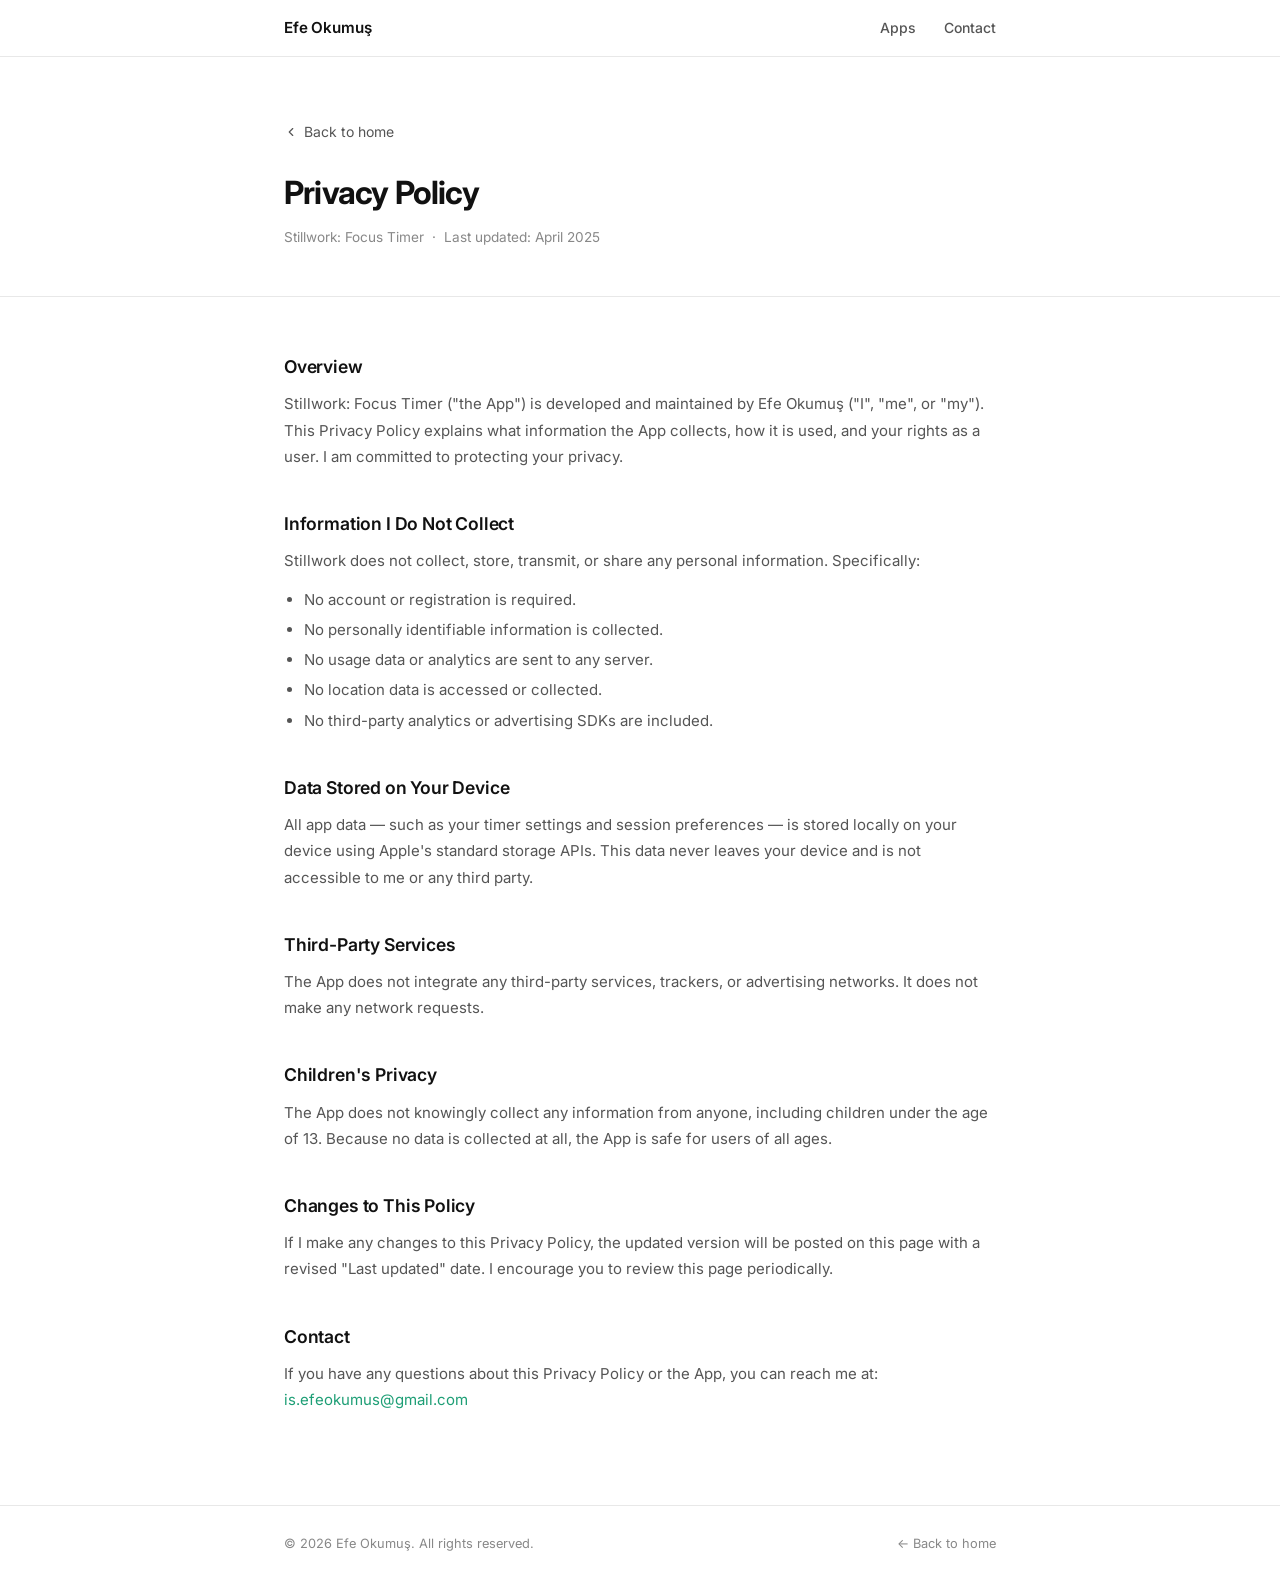
<file: stillwork-privacy.html>
<!DOCTYPE html>
<html lang="en">
<head>
  <meta charset="UTF-8" />
  <meta name="viewport" content="width=device-width, initial-scale=1.0" />
  <title>Privacy Policy — Stillwork: Focus Timer</title>
  <meta name="description" content="Privacy policy for Stillwork: Focus Timer by Efe Okumuş." />
  <!-- Google tag (gtag.js) -->
  <script async src="https://www.googletagmanager.com/gtag/js?id=G-1DBPJQEB4B"></script>
  <script>
    window.dataLayer = window.dataLayer || [];
    function gtag(){dataLayer.push(arguments);}
    gtag('js', new Date());
    gtag('config', 'G-1DBPJQEB4B');
  </script>
  <link rel="preconnect" href="https://fonts.googleapis.com" />
  <link rel="preconnect" href="https://fonts.gstatic.com" crossorigin />
  <link href="https://fonts.googleapis.com/css2?family=Inter:wght@400;500;600;700&display=swap" rel="stylesheet" />
  <link rel="icon" type="image/png" href="/efe-favicon.png">
  <link rel="stylesheet" href="style.css" />
</head>
<body>

  <!-- Nav -->
  <nav>
    <div class="container">
      <span class="nav-logo">Efe Okumuş</span>
      <ul class="nav-links">
        <li><a href="index.html#apps">Apps</a></li>
        <li><a href="index.html#contact">Contact</a></li>
      </ul>
    </div>
  </nav>

  <!-- Privacy Header -->
  <div class="privacy-header">
    <div class="container">
      <a class="back-link" href="index.html">
        <svg xmlns="http://www.w3.org/2000/svg" width="14" height="14" viewBox="0 0 24 24"
          fill="none" stroke="currentColor" stroke-width="2" stroke-linecap="round" stroke-linejoin="round">
          <path d="m15 18-6-6 6-6"/>
        </svg>
        Back to home
      </a>
      <h1>Privacy Policy</h1>
      <p class="meta">Stillwork: Focus Timer &nbsp;·&nbsp; Last updated: April 2025</p>
    </div>
  </div>

  <!-- Privacy Content -->
  <div class="privacy-content">
    <div class="container">

      <h2>Overview</h2>
      <p>
        Stillwork: Focus Timer ("the App") is developed and maintained by Efe Okumuş ("I", "me", or "my").
        This Privacy Policy explains what information the App collects, how it is used, and your rights
        as a user. I am committed to protecting your privacy.
      </p>

      <h2>Information I Do Not Collect</h2>
      <p>
        Stillwork does not collect, store, transmit, or share any personal information. Specifically:
      </p>
      <ul>
        <li>No account or registration is required.</li>
        <li>No personally identifiable information is collected.</li>
        <li>No usage data or analytics are sent to any server.</li>
        <li>No location data is accessed or collected.</li>
        <li>No third-party analytics or advertising SDKs are included.</li>
      </ul>

      <h2>Data Stored on Your Device</h2>
      <p>
        All app data — such as your timer settings and session preferences — is stored locally on your
        device using Apple's standard storage APIs. This data never leaves your device and is not
        accessible to me or any third party.
      </p>

      <h2>Third-Party Services</h2>
      <p>
        The App does not integrate any third-party services, trackers, or advertising networks. It does
        not make any network requests.
      </p>

      <h2>Children's Privacy</h2>
      <p>
        The App does not knowingly collect any information from anyone, including children under the age
        of 13. Because no data is collected at all, the App is safe for users of all ages.
      </p>

      <h2>Changes to This Policy</h2>
      <p>
        If I make any changes to this Privacy Policy, the updated version will be posted on this page
        with a revised "Last updated" date. I encourage you to review this page periodically.
      </p>

      <h2>Contact</h2>
      <p>
        If you have any questions about this Privacy Policy or the App, you can reach me at:
        <a href="mailto:is.efeokumus@gmail.com">is.efeokumus@gmail.com</a>
      </p>

    </div>
  </div>

  <!-- Footer -->
  <footer>
    <div class="container">
      <p>&copy; <span id="year"></span> Efe Okumuş. All rights reserved.</p>
      <a href="index.html">← Back to home</a>
    </div>
  </footer>

  <script>
    document.getElementById('year').textContent = new Date().getFullYear();
  </script>

</body>
</html>
</file>
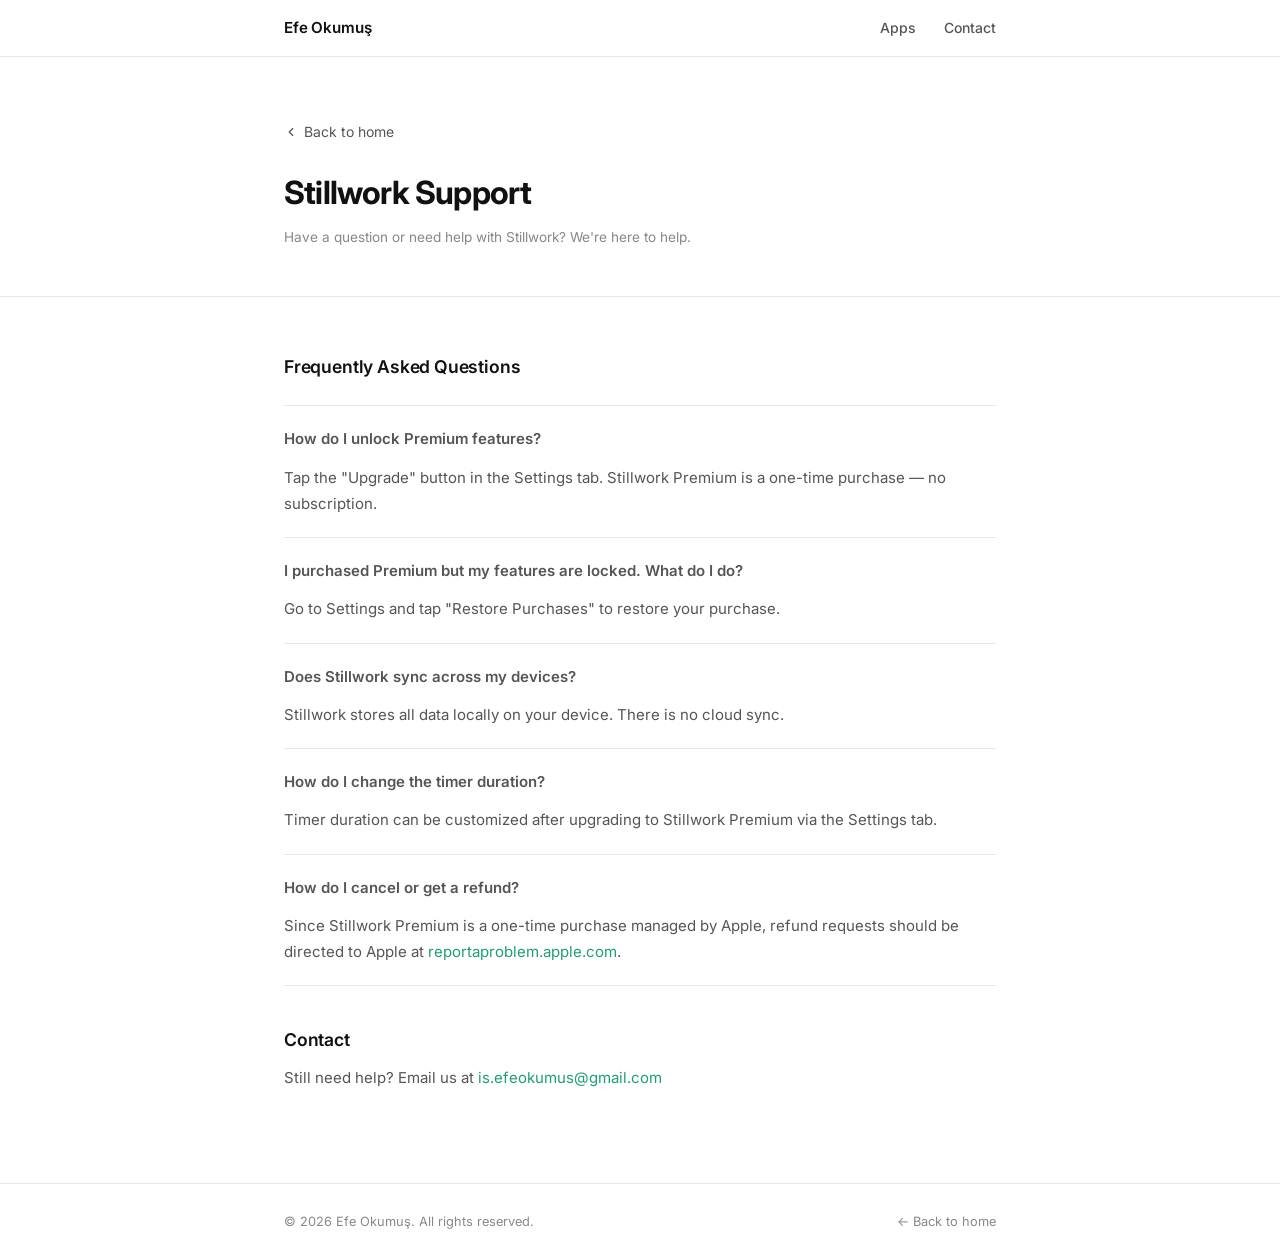
<file: stillwork-support.html>
<!DOCTYPE html>
<html lang="en">
<head>
  <meta charset="UTF-8" />
  <meta name="viewport" content="width=device-width, initial-scale=1.0" />
  <title>Support — Stillwork: Focus Timer</title>
  <meta name="description" content="Support page for Stillwork: Focus Timer by Efe Okumuş." />
  <!-- Google tag (gtag.js) -->
  <script async src="https://www.googletagmanager.com/gtag/js?id=G-1DBPJQEB4B"></script>
  <script>
    window.dataLayer = window.dataLayer || [];
    function gtag(){dataLayer.push(arguments);}
    gtag('js', new Date());
    gtag('config', 'G-1DBPJQEB4B');
  </script>
  <link rel="preconnect" href="https://fonts.googleapis.com" />
  <link rel="preconnect" href="https://fonts.gstatic.com" crossorigin />
  <link href="https://fonts.googleapis.com/css2?family=Inter:wght@400;500;600;700&display=swap" rel="stylesheet" />
  <link rel="icon" type="image/png" href="/efe-favicon.png">
  <link rel="stylesheet" href="style.css" />
</head>
<body>

  <!-- Nav -->
  <nav>
    <div class="container">
      <span class="nav-logo">Efe Okumuş</span>
      <ul class="nav-links">
        <li><a href="index.html#apps">Apps</a></li>
        <li><a href="index.html#contact">Contact</a></li>
      </ul>
    </div>
  </nav>

  <!-- Support Header -->
  <div class="privacy-header">
    <div class="container">
      <a class="back-link" href="index.html">
        <svg xmlns="http://www.w3.org/2000/svg" width="14" height="14" viewBox="0 0 24 24"
          fill="none" stroke="currentColor" stroke-width="2" stroke-linecap="round" stroke-linejoin="round">
          <path d="m15 18-6-6 6-6"/>
        </svg>
        Back to home
      </a>
      <h1>Stillwork Support</h1>
      <p class="meta">Have a question or need help with Stillwork? We're here to help.</p>
    </div>
  </div>

  <!-- Support Content -->
  <div class="privacy-content">
    <div class="container">

      <h2>Frequently Asked Questions</h2>

      <div class="faq-list">

        <div class="faq-item">
          <p class="faq-question">How do I unlock Premium features?</p>
          <p>Tap the "Upgrade" button in the Settings tab. Stillwork Premium is a one-time purchase — no subscription.</p>
        </div>

        <div class="faq-item">
          <p class="faq-question">I purchased Premium but my features are locked. What do I do?</p>
          <p>Go to Settings and tap "Restore Purchases" to restore your purchase.</p>
        </div>

        <div class="faq-item">
          <p class="faq-question">Does Stillwork sync across my devices?</p>
          <p>Stillwork stores all data locally on your device. There is no cloud sync.</p>
        </div>

        <div class="faq-item">
          <p class="faq-question">How do I change the timer duration?</p>
          <p>Timer duration can be customized after upgrading to Stillwork Premium via the Settings tab.</p>
        </div>

        <div class="faq-item">
          <p class="faq-question">How do I cancel or get a refund?</p>
          <p>Since Stillwork Premium is a one-time purchase managed by Apple, refund requests should be directed to Apple at <a href="https://reportaproblem.apple.com" target="_blank" rel="noopener noreferrer">reportaproblem.apple.com</a>.</p>
        </div>

      </div>

      <h2>Contact</h2>
      <p>Still need help? Email us at <a href="mailto:is.efeokumus@gmail.com">is.efeokumus@gmail.com</a></p>

    </div>
  </div>

  <!-- Footer -->
  <footer>
    <div class="container">
      <p>&copy; <span id="year"></span> Efe Okumuş. All rights reserved.</p>
      <a href="index.html">← Back to home</a>
    </div>
  </footer>

  <script>
    document.getElementById('year').textContent = new Date().getFullYear();
  </script>

</body>
</html>
</file>
<file: style.css>
/* ===== Reset & Base ===== */
*, *::before, *::after {
  box-sizing: border-box;
  margin: 0;
  padding: 0;
}

:root {
  --accent: #1D9E75;
  --accent-hover: #17866200;
  --text-primary: #111111;
  --text-secondary: #555555;
  --text-muted: #888888;
  --bg: #ffffff;
  --bg-card: #f9f9f9;
  --border: #e8e8e8;
  --radius: 12px;
  --max-width: 760px;
}

html {
  scroll-behavior: smooth;
}

body {
  font-family: 'Inter', sans-serif;
  background: var(--bg);
  color: var(--text-primary);
  line-height: 1.6;
  -webkit-font-smoothing: antialiased;
}

a {
  color: var(--accent);
  text-decoration: none;
}

a:hover {
  text-decoration: underline;
}

/* ===== Layout ===== */
.container {
  max-width: var(--max-width);
  margin: 0 auto;
  padding: 0 24px;
}

section {
  padding: 80px 0;
}

section + section {
  border-top: 1px solid var(--border);
}

/* ===== Nav ===== */
nav {
  position: sticky;
  top: 0;
  background: rgba(255, 255, 255, 0.92);
  backdrop-filter: blur(8px);
  -webkit-backdrop-filter: blur(8px);
  border-bottom: 1px solid var(--border);
  z-index: 100;
}

nav .container {
  display: flex;
  align-items: center;
  justify-content: space-between;
  height: 56px;
}

.nav-logo {
  font-weight: 600;
  font-size: 0.95rem;
  color: var(--text-primary);
  letter-spacing: -0.01em;
}

.nav-links {
  display: flex;
  gap: 28px;
  list-style: none;
}

.nav-links a {
  font-size: 0.875rem;
  color: var(--text-secondary);
  font-weight: 500;
  transition: color 0.15s;
}

.nav-links a:hover {
  color: var(--accent);
  text-decoration: none;
}

/* ===== Hero ===== */
#hero {
  padding: 100px 0 80px;
}

.hero-tag {
  display: inline-block;
  font-size: 0.75rem;
  font-weight: 600;
  letter-spacing: 0.08em;
  text-transform: uppercase;
  color: var(--accent);
  margin-bottom: 20px;
}

#hero h1 {
  font-size: clamp(2.2rem, 5vw, 3.2rem);
  font-weight: 700;
  letter-spacing: -0.03em;
  line-height: 1.15;
  color: var(--text-primary);
  margin-bottom: 16px;
}

#hero p {
  font-size: 1.15rem;
  color: var(--text-secondary);
  max-width: 440px;
  line-height: 1.7;
}

/* ===== About ===== */
.about-layout {
  display: grid;
  grid-template-columns: 1fr 1fr;
  gap: 48px;
  align-items: center;
}

.about-photo {
  width: 100%;
  max-width: 400px;
  aspect-ratio: 4 / 5;
  object-fit: cover;
  border-radius: var(--radius);
  display: block;
}

.about-body h2 {
  font-size: 1.6rem;
  font-weight: 700;
  letter-spacing: -0.02em;
  margin-bottom: 16px;
}

.about-text {
  font-size: 1rem;
  color: var(--text-secondary);
  line-height: 1.75;
}

@media (max-width: 640px) {
  .about-layout {
    grid-template-columns: 1fr;
    gap: 24px;
  }

  .about-photo {
    max-width: 100%;
    aspect-ratio: 4 / 3;
  }
}

/* ===== Apps ===== */
#apps h2 {
  font-size: 1.6rem;
  font-weight: 700;
  letter-spacing: -0.02em;
  margin-bottom: 32px;
}

.apps-grid {
  display: grid;
  grid-template-columns: repeat(auto-fill, minmax(280px, 1fr));
  gap: 20px;
}

.app-card {
  background: var(--bg-card);
  border: 1px solid var(--border);
  border-radius: var(--radius);
  padding: 28px 24px;
  display: flex;
  flex-direction: column;
  gap: 12px;
}

.app-card.placeholder {
  border-style: dashed;
  opacity: 0.55;
}

.app-icon {
  width: 56px;
  height: 56px;
  border-radius: 14px;
  background: var(--accent);
  display: flex;
  align-items: center;
  justify-content: center;
  flex-shrink: 0;
}

.app-icon svg {
  width: 28px;
  height: 28px;
  color: #fff;
}

.app-icon-img {
  width: 56px;
  height: 56px;
  border-radius: 14px;
  object-fit: cover;
  flex-shrink: 0;
}

.app-icon-placeholder {
  width: 56px;
  height: 56px;
  border-radius: 14px;
  border: 2px dashed var(--border);
  background: transparent;
}

.app-card h3 {
  font-size: 1rem;
  font-weight: 600;
  letter-spacing: -0.01em;
}

.app-card p {
  font-size: 0.875rem;
  color: var(--text-secondary);
  flex-grow: 1;
}

.app-store-badge {
  display: inline-flex;
  align-items: center;
  gap: 8px;
  background: #000;
  color: #fff;
  padding: 8px 14px;
  border-radius: 8px;
  font-size: 0.8rem;
  font-weight: 500;
  width: fit-content;
  margin-top: 4px;
  transition: opacity 0.15s;
}

.app-store-badge:hover {
  opacity: 0.8;
  text-decoration: none;
}

.app-store-badge svg {
  width: 16px;
  height: 16px;
}

.app-links {
  display: flex;
  align-items: center;
  gap: 6px;
}

.app-links-sep {
  font-size: 0.78rem;
  color: var(--text-muted);
}

.app-card .privacy-link {
  font-size: 0.78rem;
  color: var(--text-muted);
}

.app-card .privacy-link:hover {
  color: var(--accent);
}

.coming-soon-label {
  font-size: 0.78rem;
  color: var(--text-muted);
  font-style: italic;
}

/* ===== Contact ===== */
#contact h2 {
  font-size: 1.6rem;
  font-weight: 700;
  letter-spacing: -0.02em;
  margin-bottom: 12px;
}

#contact p {
  font-size: 0.95rem;
  color: var(--text-secondary);
  margin-bottom: 20px;
}

.contact-email {
  display: inline-flex;
  align-items: center;
  gap: 8px;
  font-size: 1rem;
  font-weight: 500;
  color: var(--accent);
  border: 1px solid var(--accent);
  padding: 10px 18px;
  border-radius: 8px;
  transition: background 0.15s, color 0.15s;
}

.contact-email:hover {
  background: var(--accent);
  color: #fff;
  text-decoration: none;
}

/* ===== Footer ===== */
footer {
  border-top: 1px solid var(--border);
  padding: 28px 0;
}

footer .container {
  display: flex;
  align-items: center;
  justify-content: space-between;
  flex-wrap: wrap;
  gap: 8px;
}

footer p {
  font-size: 0.8rem;
  color: var(--text-muted);
}

footer a {
  font-size: 0.8rem;
  color: var(--text-muted);
}

footer a:hover {
  color: var(--accent);
}

.social-links {
  display: flex;
  gap: 12px;
  margin-top: 16px;
  flex-wrap: wrap;
}

.social-link {
  display: inline-flex;
  align-items: center;
  gap: 7px;
  font-size: 0.875rem;
  font-weight: 500;
  color: var(--text-secondary);
  border: 1px solid var(--border);
  padding: 8px 14px;
  border-radius: 8px;
  transition: border-color 0.15s, color 0.15s;
}

.social-link:hover {
  color: var(--accent);
  border-color: var(--accent);
  text-decoration: none;
}

/* ===== Privacy Page ===== */
.privacy-header {
  padding: 64px 0 48px;
  border-bottom: 1px solid var(--border);
}

.privacy-header .back-link {
  display: inline-flex;
  align-items: center;
  gap: 6px;
  font-size: 0.875rem;
  color: var(--text-secondary);
  margin-bottom: 24px;
}

.privacy-header .back-link:hover {
  color: var(--accent);
  text-decoration: none;
}

.privacy-header h1 {
  font-size: 2rem;
  font-weight: 700;
  letter-spacing: -0.025em;
  margin-bottom: 8px;
}

.privacy-header .meta {
  font-size: 0.85rem;
  color: var(--text-muted);
}

.privacy-content {
  padding: 56px 0 80px;
}

.privacy-content h2 {
  font-size: 1.1rem;
  font-weight: 600;
  letter-spacing: -0.01em;
  margin-top: 40px;
  margin-bottom: 10px;
}

.privacy-content h2:first-child {
  margin-top: 0;
}

.privacy-content p {
  font-size: 0.9375rem;
  color: var(--text-secondary);
  margin-bottom: 12px;
  line-height: 1.75;
}

.privacy-content ul {
  padding-left: 20px;
  margin-bottom: 12px;
}

.privacy-content ul li {
  font-size: 0.9375rem;
  color: var(--text-secondary);
  line-height: 1.75;
  margin-bottom: 4px;
}

/* ===== FAQ ===== */
.faq-list {
  display: flex;
  flex-direction: column;
  gap: 0;
  margin: 24px 0 40px;
}

.faq-item {
  padding: 20px 0;
  border-bottom: 1px solid var(--border);
}

.faq-item:first-child {
  border-top: 1px solid var(--border);
}

.faq-question {
  font-size: 0.9375rem;
  font-weight: 600;
  color: var(--text-primary);
  margin-bottom: 6px;
}

.faq-item p:not(.faq-question) {
  font-size: 0.9375rem;
  color: var(--text-secondary);
  line-height: 1.75;
  margin-bottom: 0;
}

/* ===== Responsive ===== */
@media (max-width: 600px) {
  section {
    padding: 56px 0;
  }

  #hero {
    padding: 72px 0 56px;
  }

  .apps-grid {
    grid-template-columns: 1fr;
  }

  footer .container {
    flex-direction: column;
    align-items: flex-start;
  }
}
</file>
